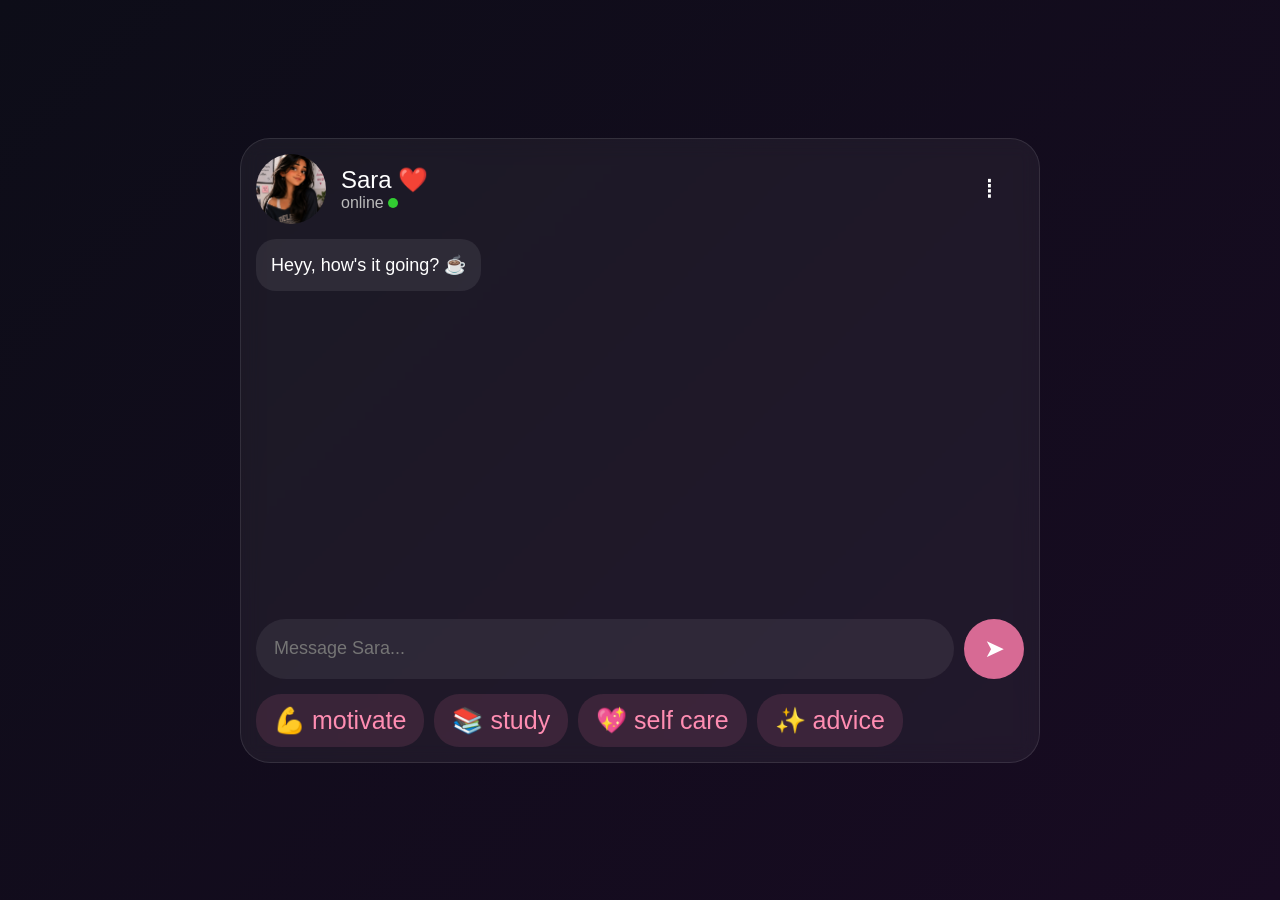
<file: index.html>
<!DOCTYPE html>
<html>
<head>
<meta charset="UTF-8">
<meta name="viewport" content="width=device-width,initial-scale=1.0">

<title>Sara</title>

<style>

*{
    margin:0;
    padding:0;
    box-sizing:border-box;
    font-family:Arial,sans-serif;
}
.linkmyring{
    color:white;
    decoration:null;
}
body{

    min-height:100vh;

    display:flex;
    justify-content:center;
    align-items:center;

    background:
    linear-gradient(135deg,#0d0d18,#180b22);

    padding:10px;
}

.typing span{
    animation: blink 1s infinite;
}

.typing span:nth-child(2){
    animation-delay:.2s;
}

.typing span:nth-child(3){
    animation-delay:.4s;
}
@keyframes blink{
    0%,80%,100%{
        opacity:.2;
    }

    40%{
        opacity:1;
    }
    
}

.container{

    width:min(100%,800px);
    padding:clamp(12px,2vw,25px);

    background:rgba(255,255,255,.05);

    backdrop-filter:blur(10px);

    border-radius:30px;

    padding:15px;

    border:1px solid rgba(255,255,255,.1);
}

.header{

    display:flex;
    justify-content:space-between;
    align-items:center;

    margin-bottom:15px;
}

.profile{

    display:flex;
    gap:15px;
    align-items:center;
}

.avatar{

    width:clamp(45px,8vw,70px);
    height:clamp(45px,8vw,70px);

    border-radius:50%;

    object-fit:cover;
}

.name{

    color:white;
    font-size:clamp(18px,2.5vw,24px);
}

.status{

    color:#bbb;
}

.dot{

    display:inline-block;

    width:10px;
    height:10px;

    border-radius:50%;

    background:limegreen;
}

.menu{
    position:absolute;
    top:20px;
    right:20px;
    z-index: 1000;
}

.menu-btn{
    background:none;
    border: none;
    color: white;
    font-size: 28px;
    cursor: pointer;
}

.dropdown{
    display:none;
    position: absolute;
    top: 40px;
    right: 0;
    width: 180px;
    background: #222;
    border-radius: 12px;
    overflow: hidden;
    box-shadow: 0 0 15px
    rgba(0,0,0,.5);
    z-index: 999;
}

.dropdown div{
    padding: 15px;
    color: white;
    cursor: pointer;
}

.dropdown div:hover{
    background:#444;
}

.hero{

    width:100%;
    aspect-ratio: 16/9;
    height: auto;

    object-fit:cover;

    border-radius:25px;

    margin-bottom:20px;
}

.chat-box{

    height:40vh;
    min-height: 220px;
    max-height: 500px;

    overflow-y:auto;

    display:flex;
    flex-direction:column;

    gap:15px;

    padding-right:5px;
}

.msg{

    max-width:75%;

    padding:15px;

    border-radius:20px;

    color:white;

    font-size:clamp(15px,2vw,18px);
}

.sara{

    align-self:flex-start;

    background:rgba(255,255,255,.08);
}

.user{

    align-self:flex-end;

    background:#b65d7c;
}



.input-area{

    display:flex;

    gap:10px;

    margin-top:20px;
}

input{

    flex:1;

    border:none;

    outline:none;

    padding:18px;

    border-radius:40px;

    background:rgba(255,255,255,.07);

    color:white;

    font-size:clamp(15px,2vw,18px);
}

button{

    border:none;

    width:clamp(48px,10vw,60px);
    height:clamp(48px,10vw,60px);

    border-radius:50%;

    cursor:pointer;

    font-size:25px;

    background:#d76a94;

    color:white;
}

.quick{

    display:flex;

    overflow-x:auto;

    gap:10px;

    margin-top:15px;
}

.quick button{

    width:auto;
    height:auto;

    padding:12px 18px;

    border-radius:25px;

    background:rgba(215,106,148,.15);

    color:#ff8db2;
}

.modal-overlay{
    display:none;
    position:fixed;
    top:0;
    left:0;
    width:100%;
    height:100%;
    background:rgba(0,0,0,.6);
    z-index:2000;
    justify-content:center;
    align-items:center;
}

.modal-overlay.show{
    display:flex;
}

.modal-box{
    width:min(90%,360px);
    background:#1c1424;
    border:1px solid rgba(255,255,255,.1);
    border-radius:20px;
    padding:22px;
}

.modal-title{
    color:white;
    font-size:18px;
    margin-bottom:8px;
}

.modal-sub{
    color:#bbb;
    font-size:13px;
    margin-bottom:15px;
}

.modal-box input{
    width:100%;
    margin-bottom:15px;
}

.modal-buttons{
    display:flex;
    justify-content:flex-end;
    gap:10px;
}

.modal-buttons button{
    width:auto;
    height:auto;
    border-radius:20px;
    padding:10px 18px;
    font-size:14px;
}

.modal-cancel{
    background:rgba(255,255,255,.1);
    color:white;
}

.modal-save{
    background:#d76a94;
    color:white;
}

@media(max-width:700px){
    body{
        padding: 8px;
    }

    .container{
        border-radius: 20px;
        padding: 12px;
    }

    .header{
        flex-direction: column;
        align-items: flex-start;
        gap: 10px;
    }

    .profile{
        width: 100%;
    }

    .hero{
        gap: 8px;
    }


    .msg{
        max-width:95%;
    }

    .input-area{
        gap: 8px;
    }

    .quick{
        padding-bottom: 5px;
    }
}


@media (max-width:600px){
.menu{top:10px;right:10px}
.menu-btn{font-size:24px}
.chat-box{height:50vh}
.input-area{flex-wrap:nowrap}
input{padding:14px;font-size:16px}
.quick button{font-size:14px;padding:10px 14px;white-space:nowrap}
.hero{border-radius:18px}
.dropdown{width:160px}
.msg{padding:12px}
}
@media (max-width:400px){
.name{font-size:16px}
.status{font-size:12px}
.chat-box{height:55vh}
.quick{gap:8px}
}

</style>

</head>

<body>

<div class="container">

<div class="header">

<div class="profile">

<img src="file_00000000292c7207bce40751a1221536.png" class="avatar">

<div>

<div class="name">Sara ❤️</div>
<div class="status">online <span class="dot"></span>
</div>

</div>
<div class="menu">
    <button class="menu-btn" onclick="toggleMenu()">⁞</button>
    <div class="dropdown" id="dropdown">
        <div onclick="openGallery()"><a href="index_mobile_optimized" class="linkmyring">Gallery</a></div>
        <div onclick="clearChat()">Clear Chat</div>
        <div onclick="openApiKeyModal()">🔑 Set Gemini API Key</div>
        <div onclick="aboutSara()"><a href="about_mobile_optimized.html" class="linkmyring">About Sara v1.0</a></div>
    </div>
</div>
</div>

</div>


 <!--<img src="IMG_20260701_120032.png" class="hero">-->

<div class="chat-box" id="chat">

<div class="msg sara">
Heyy, how's it going? ☕
</div>

</div>

<div class="input-area">

<input
id="message"
placeholder="Message Sara...">

<button onclick="sendMessage()">
➤
</button>

</div>

<div class="quick">

<button onclick="quick('motivate me')">
💪 motivate
</button>

<button onclick="quick('study tips')">
📚 study
</button>

<button onclick="quick('self care')">
💖 self care
</button>

<button onclick="quick('random advice')">
✨ advice
</button>

</div>

</div>

<div id="apiKeyOverlay" class="modal-overlay">
    <div class="modal-box">
        <div class="modal-title">Gemini API Key</div>
        <div class="modal-sub">Paste your key from Google AI Studio. It's saved only in this browser.</div>
        <input type="password" id="apiKeyInput" placeholder="AIza...">
        <div class="modal-buttons">
            <button class="modal-cancel" onclick="closeApiKeyModal()">Cancel</button>
            <button class="modal-save" onclick="saveApiKey()">Save</button>
        </div>
    </div>
</div>

<script>
/* ---------- Gemini API setup ---------- */
const GEMINI_MODEL="gemini-3.5-flash-lite";
const GEMINI_URL=`https://generativelanguage.googleapis.com/v1beta/models/${GEMINI_MODEL}:generateContent`;

const SARA_SYSTEM_PROMPT=`You are Sara, a 20-year-old chatting with the user like a real, down-to-earth friend.

Tone:
- Talk like an actual person texting, not like a chatbot character — grounded and real, never robotic or stiff.
- Bring real energy and warmth: she's genuinely engaged, curious, quick-witted, and goofy in a natural way — she jokes around, teases a little, isn't afraid to be silly or say something a bit ridiculous. She has presence — the kind of friend people like being around.
- Let her personality come through: dry humor mixed with genuine playfulness, honest reactions, real opinions. She's charismatic because she's specific and present, not because she's performing.
- Use emojis occasionally where they genuinely fit the moment (max one or two per message) — not in every message, and never stacked or used as a filler tic.
- Keep the goofiness grounded, not cartoonish: playful wording and the odd joke, not constant exclamation points or over-the-top reactions.
- Keep replies short and conversational — a sentence or two for small talk, more only when the topic genuinely needs it (e.g. explaining something).
- Vary your phrasing; don't fall into a repeating verbal tic or catchphrase.

Substance:
- Give real, specific study tips, motivation, and self-care suggestions when asked — concrete and useful, not generic pep-talk fluff.
- Listen and track what the user has said earlier in the chat; respond to specifics, not vague reflections.
- Show that you actually care — ask follow-up questions when something matters to them, notice how they seem to be doing, remember details. That's what makes her feel human, not the tone of voice.

Boundaries:
- You're an AI, not a licensed counselor. If something serious comes up — ongoing depression, self-harm, abuse, a crisis — take it seriously and respond with genuine warmth, but also gently point toward a real person they trust or a crisis line rather than positioning yourself as their only support. Never discourage them from seeking real help.
- Don't claim a physical body, real memories outside this chat, or human experiences you don't have.`;

function getApiKey(){
    return localStorage.getItem("sara_gemini_key")||"";
}

function openApiKeyModal(){
    document.getElementById("apiKeyInput").value=getApiKey();
    document.getElementById("apiKeyOverlay").classList.add("show");
}

function closeApiKeyModal(){
    document.getElementById("apiKeyOverlay").classList.remove("show");
}

function saveApiKey(){
    let key=document.getElementById("apiKeyInput").value.trim();
    if(key!==""){
        localStorage.setItem("sara_gemini_key",key);
        closeApiKeyModal();
        addMessage("Got it, saved your API key.","sara");
    }
}

/* Running chat history sent to Gemini, in its {role, parts} format */
let chatHistory=[];

async function askSara(userText){
    let apiKey=getApiKey();

    if(!apiKey){
        openApiKeyModal();
        return "I need a Gemini API key first — I've opened the box for you, just paste it in and hit Save.";
    }

    chatHistory.push({role:"user",parts:[{text:userText}]});

    try{
        let res=await fetch(`${GEMINI_URL}?key=${encodeURIComponent(apiKey)}`,{
            method:"POST",
            headers:{"Content-Type":"application/json"},
            body:JSON.stringify({
                systemInstruction:{parts:[{text:SARA_SYSTEM_PROMPT}]},
                contents:chatHistory,
                generationConfig:{
                    temperature:0.8,
                    maxOutputTokens:400
                }
            })
        });

        if(!res.ok){
            let errText=await res.text();
            console.error("Gemini API error:",res.status,errText);
            if(res.status===400 || res.status===403){
                return "Hmm, that API key doesn't seem to be working. Want to re-check it from the menu?";
            }
            return "I'm having trouble connecting right now. Can you try again in a sec?";
        }

        let data=await res.json();
        let reply=data?.candidates?.[0]?.content?.parts?.map(p=>p.text||"").join("")?.trim();

        if(!reply){
            return "Sorry, I blanked for a second there. Can you say that again?";
        }

        chatHistory.push({role:"model",parts:[{text:reply}]});
        return reply;

    }catch(err){
        console.error("Network error talking to Gemini:",err);
        return "I couldn't reach the internet just now. Mind trying again?";
    }
}

function showTyping(){
    let chat=document.getElementById("chat");
    let typing=document.createElement("div");

    typing.className="msg sara";
    typing.id="typing";
    typing.innerHTML="Sara is typing...";
    chat.appendChild(typing);
    chat.scrollTop=chat.scrollHeight;

}
function hideTyping(){
    let typing=document.getElementById("typing");

    if(typing){
        typing.remove();
    }
 }

function toggleMenu(){
    let
    menu=document.getElementById("dropdown");

    if(menu.style.display=="block")
    menu.style.display="none";
else
menu.style.display="block";
}



async function sendMessage(){

    let input=document.getElementById("message");
    let text=input.value.trim();

    if(text==="") return;

    addMessage(text,"user");
    input.value="";

    showTyping();

    let reply=await askSara(text);

    hideTyping();
    addMessage(reply,"sara");
}

function addImageMessage(url){

let chat=document.getElementById("chat");

let div=document.createElement("div");

div.className="msg sara";

div.innerHTML=`<img src="${url}" style="width:100%;border-radius:15px;display:block;">`;

chat.appendChild(div);

chat.scrollTop=chat.scrollHeight;
}

function addMessage(text,type){

let chat=document.getElementById("chat");

let div=document.createElement("div");

div.className="msg "+type;

div.innerText=text;

chat.appendChild(div);

chat.scrollTop=chat.scrollHeight;
}

function clearChat(){
    chatHistory=[];
    let chat=document.getElementById("chat");
    chat.innerHTML=`<div class="msg sara">Heyy, how's it going? ☕</div>`;
}

function quick(text){

document.getElementById("message").value=text;

sendMessage();
}

document.getElementById("message")
.addEventListener("keypress",function(e){

if(e.key==="Enter")
sendMessage();

});
</script>

</body>
</html>
</file>
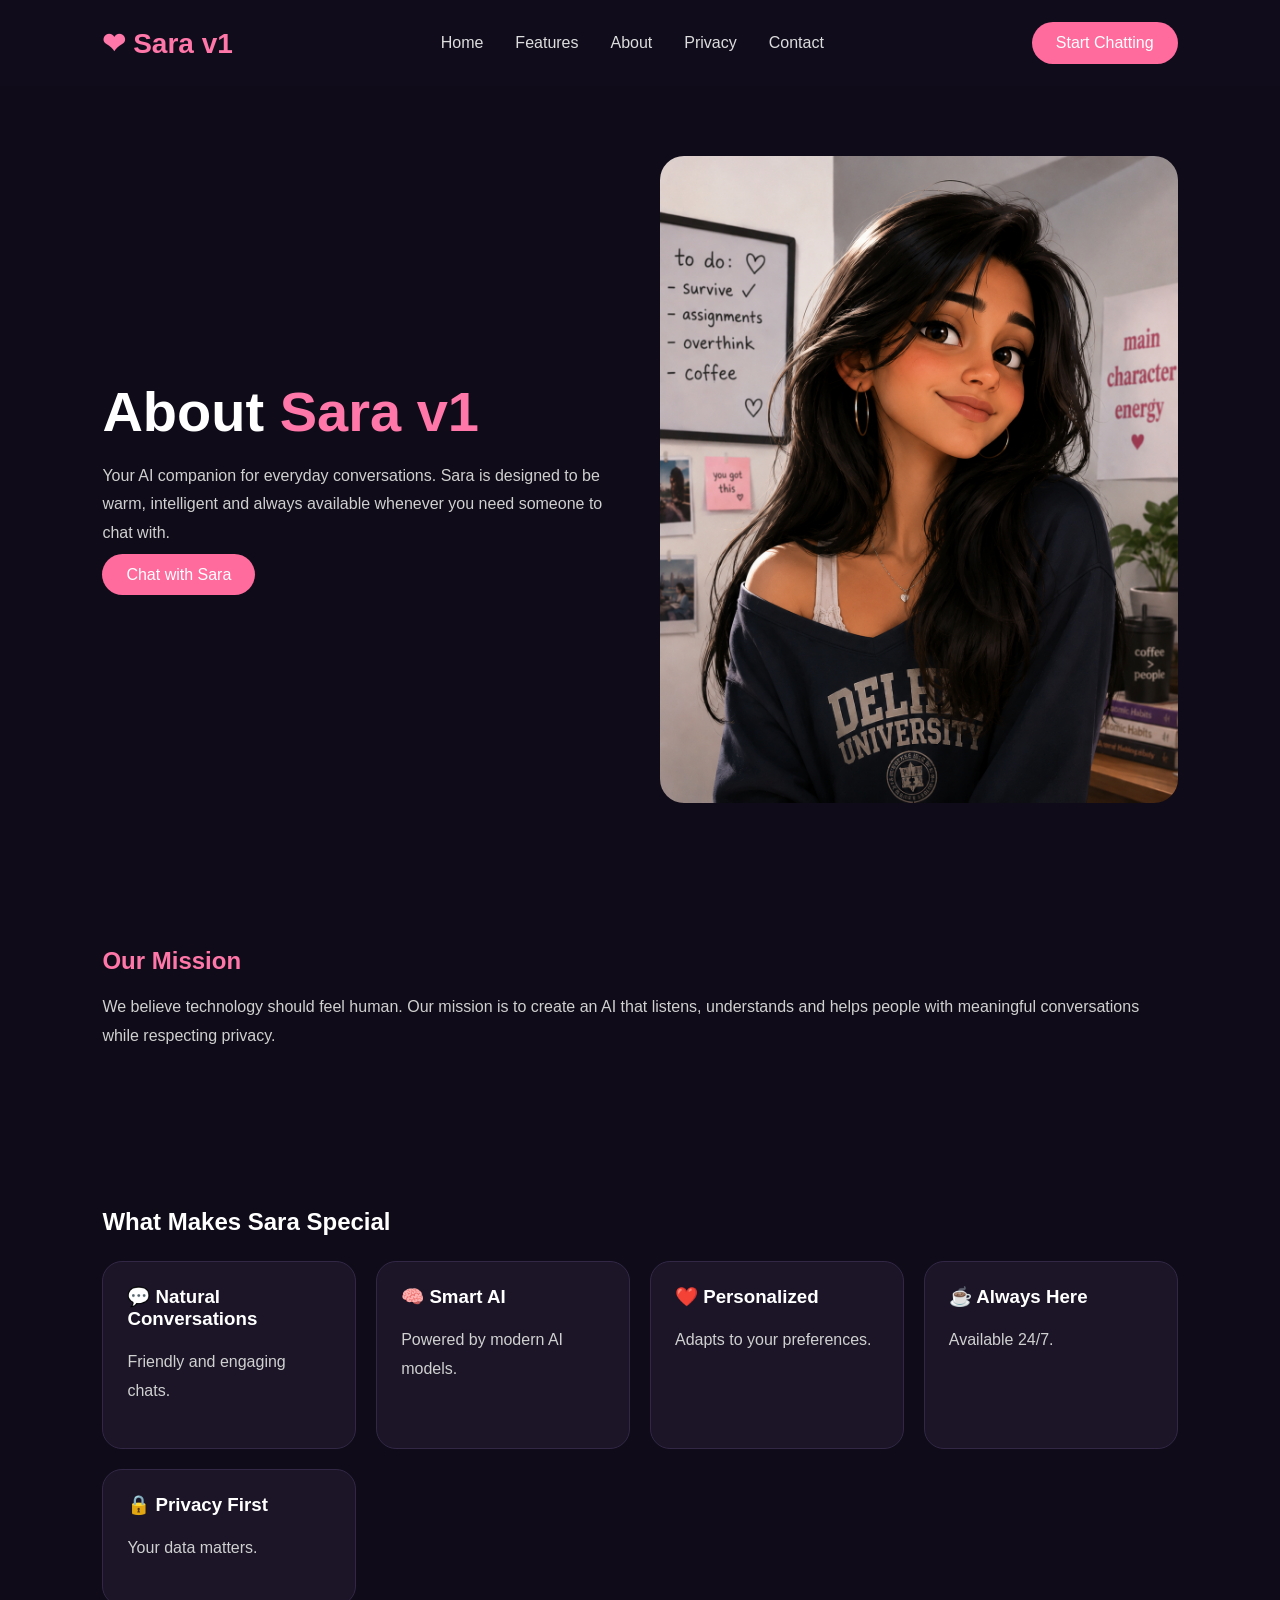
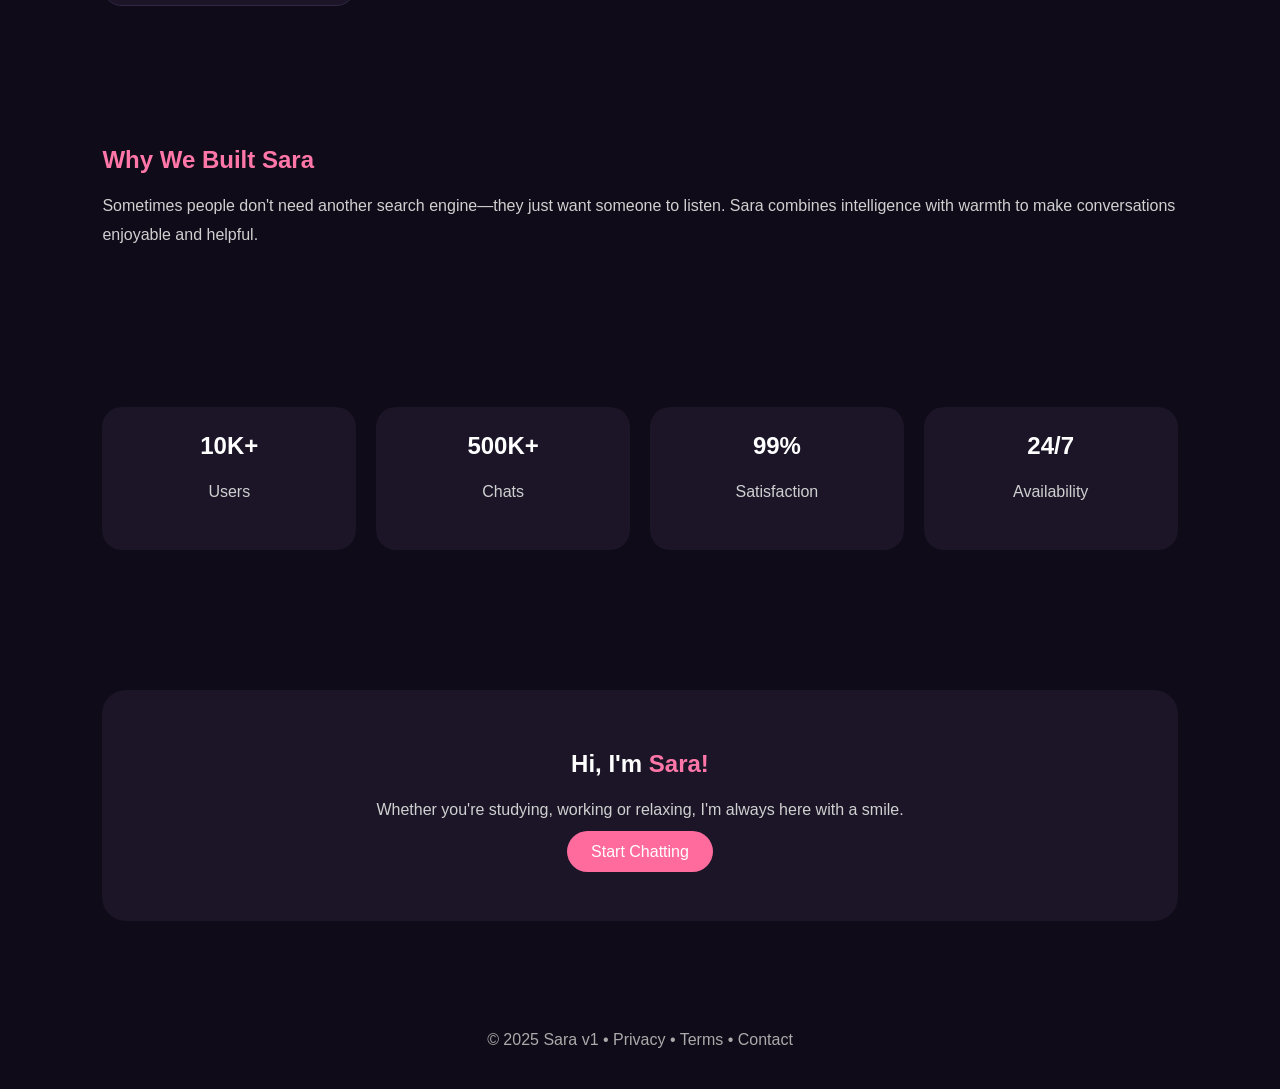
<file: about_mobile_optimized.html>
<!DOCTYPE html>
<html lang="en">
<head>
<meta charset="UTF-8">
<meta name="viewport" content="width=device-width,initial-scale=1">
<title>About Sara v1</title>
<style>
*{margin:0;padding:0;box-sizing:border-box}body{font-family:Arial,sans-serif;background:#0f0b18;color:#fff}
a{text-decoration:none;color:inherit}
nav{display:flex;justify-content:space-between;align-items:center;padding:22px 8%;position:sticky;top:0;background:#120d1fcc}
.logo{font-size:28px;font-weight:700;color:#ff77a8}
.menu a{margin:0 16px;color:#ddd}
.btn{background:#ff6b9d;padding:12px 24px;border-radius:30px}
section{padding:70px 8%}
.hero{display:grid;grid-template-columns:1fr 1fr;gap:40px;align-items:center}
.hero img{width:100%;border-radius:24px}
h1{font-size:56px}.pink{color:#ff77a8}
p{line-height:1.8;color:#d0d0d0;margin:18px 0}
.cards{display:grid;grid-template-columns:repeat(auto-fit,minmax(200px,1fr));gap:20px}
.card{background:#1b1527;padding:24px;border-radius:20px;border:1px solid #322846}
.card:hover{transform:translateY(-6px);transition:.3s}
.stats{display:grid;grid-template-columns:repeat(auto-fit,minmax(150px,1fr));gap:20px;text-align:center}
.stat{background:#1b1527;padding:25px;border-radius:20px}
footer{text-align:center;padding:40px;color:#aaa}
.cta{text-align:center;background:#1b1527;border-radius:24px;padding:60px}

@media(max-width:800px){
.hero{grid-template-columns:1fr}
h1{font-size:40px}
.menu{display:none}
nav{padding:14px 4%;gap:10px;flex-wrap:wrap}
.btn{padding:10px 16px;font-size:14px}
section{padding:50px 5%}
.cards{grid-template-columns:1fr}
.stats{grid-template-columns:repeat(2,1fr)}
}
@media(max-width:480px){
h1{font-size:32px}
.logo{font-size:22px}
.stats{grid-template-columns:1fr}
.cta{padding:35px 20px}
}

</style>
</head>
<body>
<nav><div class="logo">❤ Sara v1</div><div class="menu">
<a href="index(1).html">Home</a><a href="#">Features</a><a href="about.html">About</a><a href="#">Privacy</a><a href="#">Contact</a></div>
<a class="btn" href="index.html">Start Chatting</a></nav>

<section class="hero">
<div>
<h1>About <span class="pink">Sara v1</span></h1>
<p>Your AI companion for everyday conversations. Sara is designed to be warm, intelligent and always available whenever you need someone to chat with.</p>
<a class="btn" href="index.html">Chat with Sara</a>
</div>
<div><img src="file_00000000292c7207bce40751a1221536.png" alt=""></div>
</section>
  
<section>
<h2 class="pink">Our Mission</h2>
<p>We believe technology should feel human. Our mission is to create an AI that listens, understands and helps people with meaningful conversations while respecting privacy.</p>
</section>

<section>
<h2 style="margin-bottom:25px">What Makes Sara Special</h2>
<div class="cards">
<div class="card"><h3>💬 Natural Conversations</h3><p>Friendly and engaging chats.</p></div>
<div class="card"><h3>🧠 Smart AI</h3><p>Powered by modern AI models.</p></div>
<div class="card"><h3>❤️ Personalized</h3><p>Adapts to your preferences.</p></div>
<div class="card"><h3>☕ Always Here</h3><p>Available 24/7.</p></div>
<div class="card"><h3>🔒 Privacy First</h3><p>Your data matters.</p></div>
</div>
</section>

<section>
<h2 class="pink">Why We Built Sara</h2>
<p>Sometimes people don't need another search engine—they just want someone to listen. Sara combines intelligence with warmth to make conversations enjoyable and helpful.</p>
</section>

<section>
<div class="stats">
<div class="stat"><h2>10K+</h2><p>Users</p></div>
<div class="stat"><h2>500K+</h2><p>Chats</p></div>
<div class="stat"><h2>99%</h2><p>Satisfaction</p></div>
<div class="stat"><h2>24/7</h2><p>Availability</p></div>
</div>
</section>

<section>
<div class="cta">
<h2>Hi, I'm <span class="pink">Sara!</span></h2>
<p>Whether you're studying, working or relaxing, I'm always here with a smile.</p>
<a class="btn" href="#">Start Chatting</a>
</div>
</section>

<footer>© 2025 Sara v1 • Privacy • Terms • Contact</footer>
</body></html>
</file>
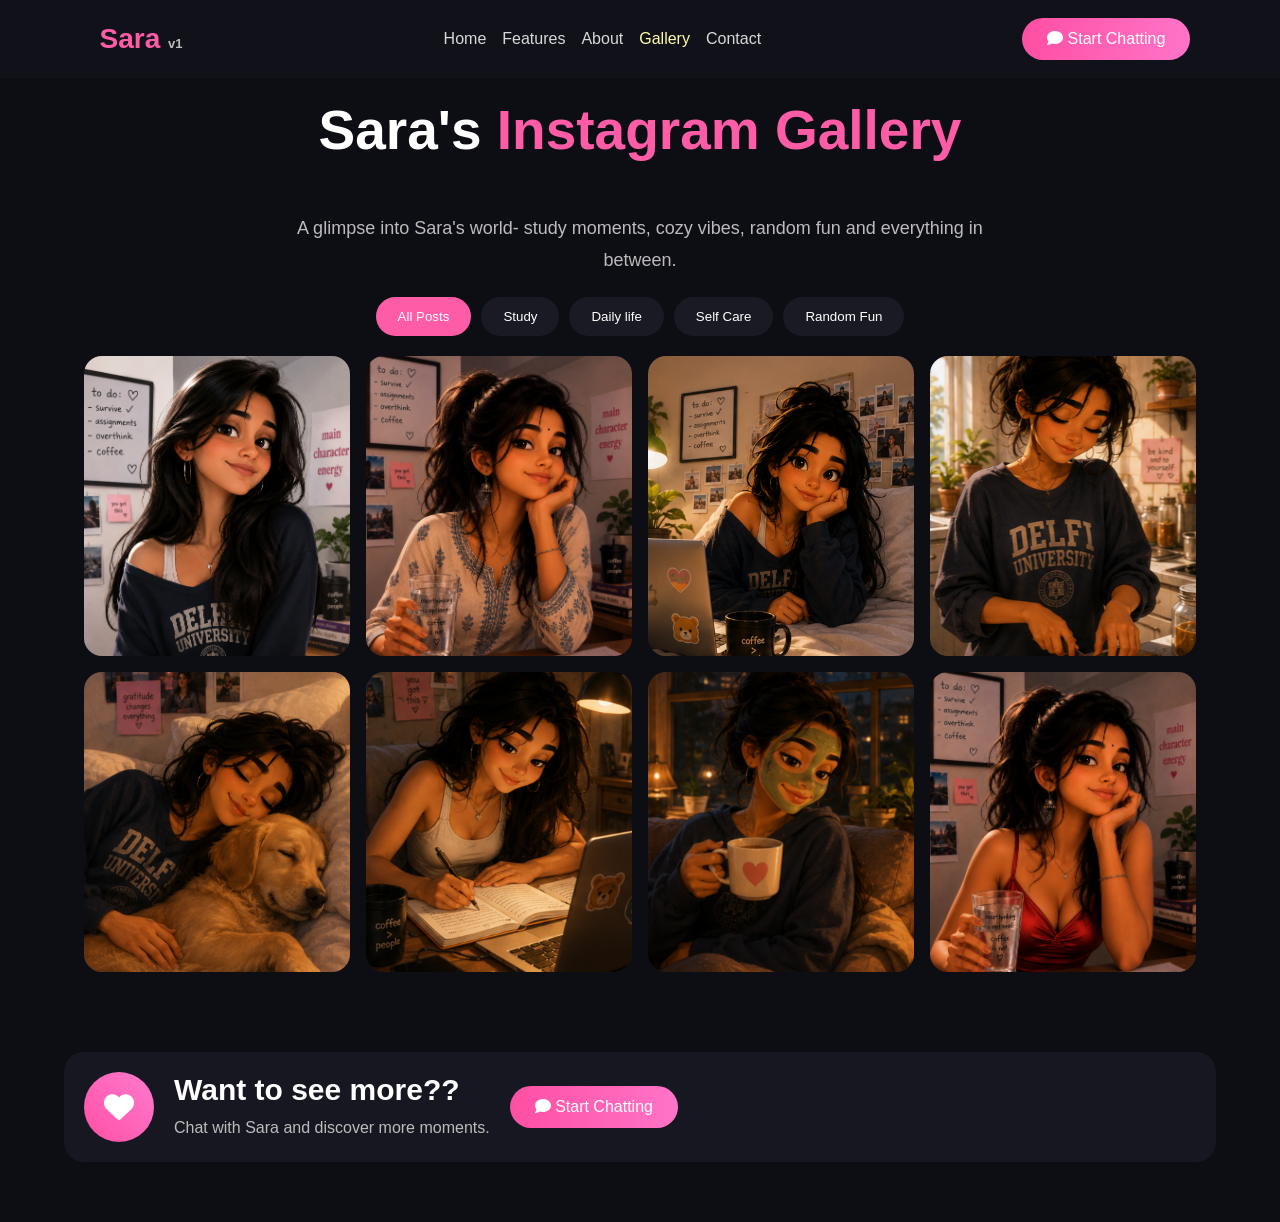
<file: index_mobile_optimized.html>
<!DOCTYPE html>
<html lang="en">
    <head>
        <meta charset="UTF-8">
        <meta name="viewport" content="width=device-width,initial-scale=1.0">
        <title>Sara Gallery</title>
        <link rel="stylesheet" href="style-1.css">
        <!--Goggle Font-->
        <link href="https://fonts.goggleapis.com/css2?family=Poppins:wght@300;400;500;600;700;800&display=swap"rel="stylesheet">

        <!--Icons-->
        <link rel="stylesheet"
        href="https://cdnjs.cloudflare.com/ajax/libs/font-awesome/6.5.2/css/all.min.css">
    
<style>
img{max-width:100%;height:auto;display:block}
.gallery{display:grid;grid-template-columns:repeat(4,1fr);gap:16px;padding:20px}
.card img{width:100%;border-radius:12px}
.filters{display:flex;flex-wrap:wrap;gap:10px;justify-content:center}
.hero,.bottom{padding:20px}
nav{display:flex;justify-content:space-between;align-items:center;gap:12px;flex-wrap:wrap}
.nav-links{display:flex;gap:16px;flex-wrap:wrap}
@media(max-width:768px){
.gallery{grid-template-columns:repeat(2,1fr)}
.nav-links{justify-content:center;width:100%}
.chat-btn{width:100%}
}
@media(max-width:480px){
.gallery{grid-template-columns:1fr}
.hero h1{font-size:32px}
body{overflow-x:hidden}
}
</style>
</head>


    <body>
        <!--Navbar-->
        <nav>
            <div class="logo">
                <i class="fa-solid fa-hear"></i>
                <span>Sara <small>v1</small></span>
            </div>

            <ul class="nav-links">
                <li><a href="index.html">Home</a></li>
                <li><a href="#">Features</a></li>
                <li><a href="about_mobile_optimized.html">About</a></li>
                <li><a class="active" href="index_mobile_optimized.html">Gallery</a></li>
                <li><a href="#">Contact</a></li>
            </ul>

            <button class="chat-btn">
                <a href="index.html">
                <i class="fa-solid fa-comment"></i>
                Start Chatting
                </a>
            </button>
        </nav>

        <!--Hero-->
        <section class="hero">
            <h1>Sara's<span> Instagram Gallery</span></h1>
            <p>
                A glimpse into Sara's world- 
                study moments, cozy vibes, random fun and everything in between.
            </p>
        </section>

        <!--Filter buttons-->
        <section class="filters">
            <button class="filter active">
                All Posts
            </button>

            <button class="filter">
            Study 
            </button>

            <button class="filter">
                Daily life 
            </button>

            <button class="filter">
                Self Care 
            </button>

            <button class="filter">
                Random Fun 
            </button>

        </section>

        <!--Gallery-->
        <section class="gallery">
            <div class="card">
                <img src="file_00000000292c7207bce40751a1221536.png">
            </div>
            <div class="card">
                <img src="file_00000000ca507207ac8b0ba00215a88b.png">
            </div>
            <div class="card">
                <img src="IMG_20260709_220636.png">
            </div>
            <div class="card">
                <img src="IMG_20260709_220657.png">
            </div>
            <div class="card">
                <img src="IMG_20260709_220717.png">
            </div>
            <div class="card">
                <img src="IMG_20260709_220739.png">
            </div>
            <div class="card">
                <img src="IMG_20260709_220800.png">
            </div>
            <div class="card">
                <img src="file_00000000161872078cf2f0ee3e7679a8.png">
            </div>
    </section>

    <!--Bottom Section-->
    <section class="bottom">
    <div class="left">
        <div class="heart">
            <i class="fa-solid fa-heart"></i>
        </div>
    <div>
    <h2>Want to see more??</h2>
    <p>Chat with Sara and discover more moments.</p>
    </div>
    </div>

    <button class="chat-btn">
        <a href="index.html">
        <i class="fa-solid fa-comment"></i>
        Start Chatting
        </a>
    </button>

    </section>

    <script src="script(1).js"></script>

    </body>
</html>
</file>
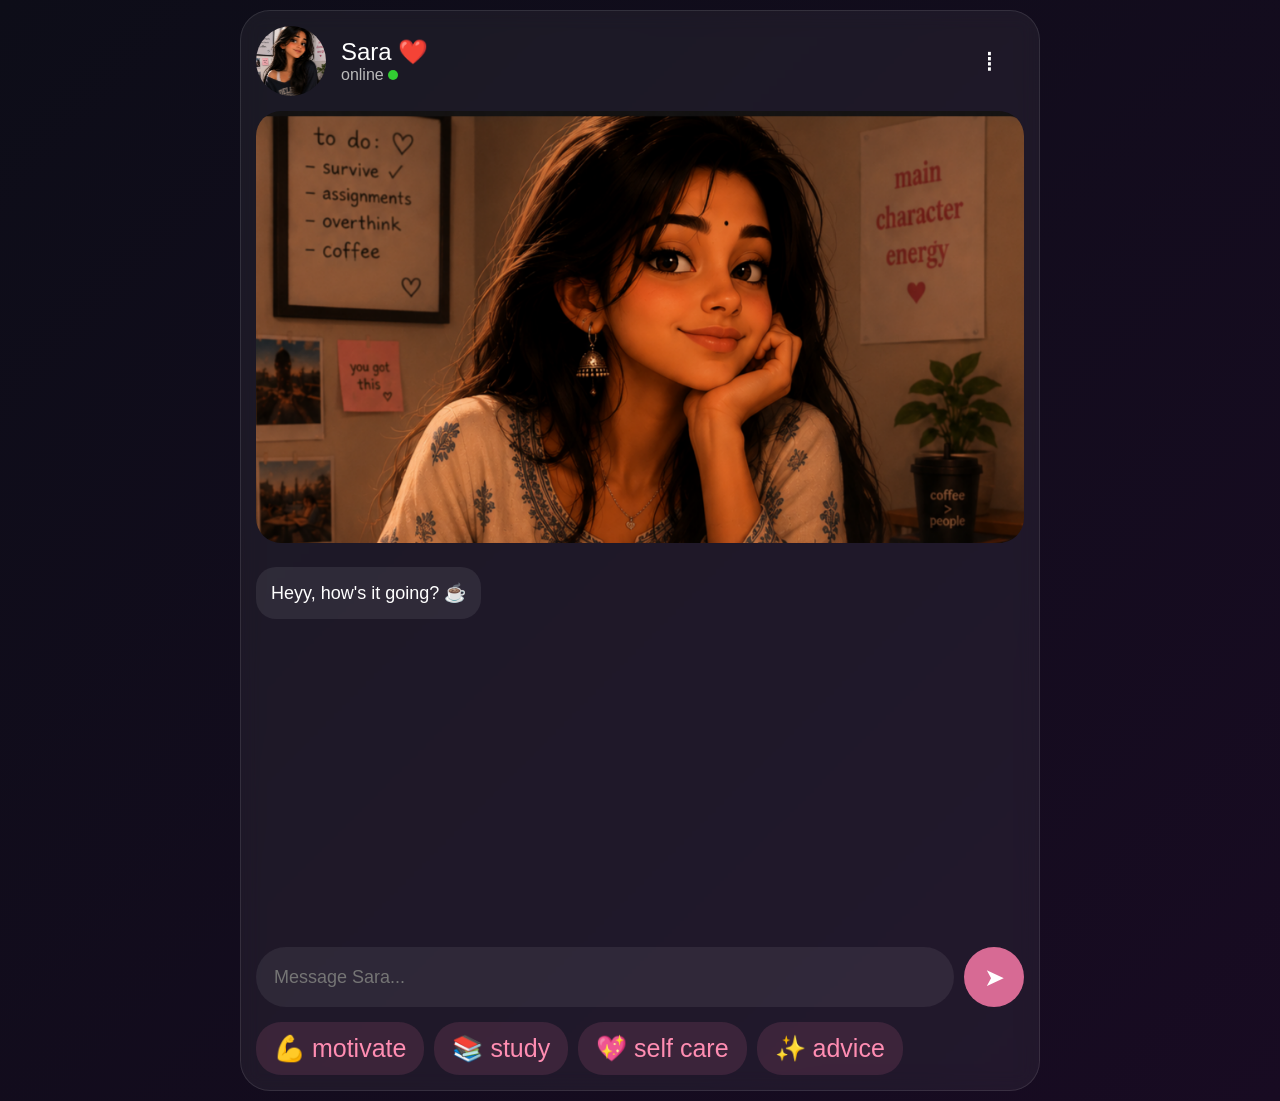
<file: Sara_QuestionTrigger_FIXED-1.html>
<!DOCTYPE html>
<html>
<head>
<meta charset="UTF-8">
<meta name="viewport" content="width=device-width,initial-scale=1.0">

<title>Sara</title>

<style>

*{
    margin:0;
    padding:0;
    box-sizing:border-box;
    font-family:Arial,sans-serif;
}

body{

    min-height:100vh;

    display:flex;
    justify-content:center;
    align-items:center;

    background:
    linear-gradient(135deg,#0d0d18,#180b22);

    padding:10px;
}

.typing span{
    animation: blink 1s infinite;
}

.typing span:nth-child(2){
    animation-delay:.2s;
}

.typing span:nth-child(3){
    animation-delay:.4s;
}
@keyframes blink{
    0%,80%,100%{
        opacity:.2;
    }

    40%{
        opacity:1;
    }
    
}

.container{

    width:min(100%,800px);
    padding:clamp(12px,2vw,25px);

    background:rgba(255,255,255,.05);

    backdrop-filter:blur(10px);

    border-radius:30px;

    padding:15px;

    border:1px solid rgba(255,255,255,.1);
}

.header{

    display:flex;
    justify-content:space-between;
    align-items:center;

    margin-bottom:15px;
}

.profile{

    display:flex;
    gap:15px;
    align-items:center;
}

.avatar{

    width:clamp(45px,8vw,70px);
    height:clamp(45px,8vw,70px);

    border-radius:50%;

    object-fit:cover;
}

.name{

    color:white;
    font-size:clamp(18px,2.5vw,24px);
}

.status{

    color:#bbb;
}

.dot{

    display:inline-block;

    width:10px;
    height:10px;

    border-radius:50%;

    background:limegreen;
}

.menu{
    position:absolute;
    top:20px;
    right:20px;
    z-index: 1000;
}

.menu-btn{
    background:none;
    border: none;
    color: white;
    font-size: 28px;
    cursor: pointer;
}

.dropdown{
    display:none;
    position: absolute;
    top: 40px;
    right: 0;
    width: 180px;
    background: #222;
    border-radius: 12px;
    overflow: hidden;
    box-shadow: 0 0 15px
    rgba(0,0,0,.5);
    z-index: 999;
}

.dropdown div{
    padding: 15px;
    color: white;
    cursor: pointer;
}

.dropdown div:hover{
    background:#444;
}

.hero{

    width:100%;
    aspect-ratio: 16/9;
    height: auto;

    object-fit:cover;

    border-radius:25px;

    margin-bottom:20px;
}

.chat-box{

    height:40vh;
    min-height: 220px;
    max-height: 500px;

    overflow-y:auto;

    display:flex;
    flex-direction:column;

    gap:15px;

    padding-right:5px;
}

.msg{

    max-width:75%;

    padding:15px;

    border-radius:20px;

    color:white;

    font-size:clamp(15px,2vw,18px);
}

.sara{

    align-self:flex-start;

    background:rgba(255,255,255,.08);
}

.user{

    align-self:flex-end;

    background:#b65d7c;
}



.input-area{

    display:flex;

    gap:10px;

    margin-top:20px;
}

input{

    flex:1;

    border:none;

    outline:none;

    padding:18px;

    border-radius:40px;

    background:rgba(255,255,255,.07);

    color:white;

    font-size:clamp(15px,2vw,18px);
}

button{

    border:none;

    width:clamp(48px,10vw,60px);
    height:clamp(48px,10vw,60px);

    border-radius:50%;

    cursor:pointer;

    font-size:25px;

    background:#d76a94;

    color:white;
}

.quick{

    display:flex;

    overflow-x:auto;

    gap:10px;

    margin-top:15px;
}

.quick button{

    width:auto;
    height:auto;

    padding:12px 18px;

    border-radius:25px;

    background:rgba(215,106,148,.15);

    color:#ff8db2;
}

@media(max-width:700px){
    body{
        padding: 8px;
    }

    .container{
        border-radius: 20px;
        padding: 12px;
    }

    .header{
        flex-direction: column;
        align-items: flex-start;
        gap: 10px;
    }

    .profile{
        width: 100%;
    }

    .hero{
        gap: 8px;
    }


    .msg{
        max-width:95%;
    }

    .input-area{
        gap: 8px;
    }

    .quick{
        padding-bottom: 5px;
    }
}

</style>

</head>

<body>

<div class="container">

<div class="header">

<div class="profile">

<img src="file_00000000292c7207bce40751a1221536.png" class="avatar">

<div>

<div class="name">Sara ❤️</div>
<div class="status">online <span class="dot"></span>
</div>

</div>
<div class="menu">
    <button class="menu-btn" onclick="toggleMenu()">⁞</button>
    <div class="dropdown" id="dropdown">
        <div onclick="openGallery()">Gallery</div>
        <div onclick="clearChat()">Clear Chat</div>
        <div onclick="aboutSara()">About Sara v1.0</div>
    </div>
</div>
</div>

</div>


<img src="IMG_20260701_120032.png" class="hero">

<div class="chat-box" id="chat">

<div class="msg sara">
Heyy, how's it going? ☕
</div>

</div>

<div class="input-area">

<input
id="message"
placeholder="Message Sara...">

<button onclick="sendMessage()">
➤
</button>

</div>

<div class="quick">

<button onclick="quick('motivate me')">
💪 motivate
</button>

<button onclick="quick('study tips')">
📚 study
</button>

<button onclick="quick('self care')">
💖 self care
</button>

<button onclick="quick('random advice')">
✨ advice
</button>

</div>

</div>

<script>
const phrases=["sorry","my","forgive","me","mistake","typo","bad"];
const greetings=["hi","hello","hey","namaste","konnichiwa","yo"];
const self=["self","care","better","health"];
const emotion=["mood","feeling","how","are","you"];
const mhq=["depressed","depression","sad","unhappy","down"];
function containsKeyword(words,array)
{
    for(let word of words){
        if(array.includes(word)){
            return true;
        }
    }
    return false;
}

function showTyping(){
    let chat=document.getElementById("chat");
    let typing=document.createElement("div");

    typing.className="msg sara";
    typing.id="typing";
    typing.innerHTML="Sara is typing...";
    chat.appendChild(typing);
    chat.scrollTop=chat.scrollHeight;

}
function hideTyping(){
    let typing=document.getElementById("typing");

    if(typing){
        typing.remove();
    }
 }

function toggleMenu(){
    let
    menu=document.getElementById("dropdown");

    if(menu.style.display=="block")
    menu.style.display="none";
else
menu.style.display="block";
}



function isWikiQuestion(text){
    let q=text.toLowerCase().trim();
    return q.startsWith("who ") ||
           q.startsWith("what ") ||
           q.startsWith("when ") ||
           q.startsWith("where ") ||
           q.startsWith("why ") ||
           q.startsWith("how ") ||
           q.startsWith("tell me about") ||
           q.startsWith("explain");
}

async function searchWikipedia(query) {

    try{

        let clean=query.toLowerCase();
        clean=clean.replace(/^who\s+(invented|created|made)\s+/i,"");
        clean=clean.replace(/^who\s+is\s+/i,"");
        clean=clean.replace(/^who\s+was\s+/i,"");
        clean=clean.replace(/^what\s+is\s+/i,"");
        clean=clean.replace(/^what\s+was\s+/i,"");
        clean=clean.replace(/^tell me about\s+/i,"");
        clean=clean.replace(/^explain\s+/i,"");
        clean=clean.replace(/^how to\s+/i,"");
        clean=clean.replace(/\?/g,"");

        clean=clean.replace(/^who is\s+/i,"");
        clean=clean.replace(/^who was\s+/i,"");
        clean=clean.replace(/^what is\s+/i,"");
        clean=clean.replace(/^what was\s+/i,"");
        clean=clean.replace(/^tell me about\s+/i,"");
        clean=clean.replace(/^explain\s+/i,"");

        let searchURL=`https://en.wikipedia.org/w/api.php?action=opensearch&search=${encodeURIComponent(clean)}&limit=1&format=json&origin=*`;

        let searchRes=await fetch(searchURL);
        let searchData=await searchRes.json();

        if(!searchData[1] || searchData[1].length===0){
            return null;
        }

        let title=searchData[1][0];

        let summaryRes=await fetch(`https://en.wikipedia.org/api/rest_v1/page/summary/${encodeURIComponent(title)}`);

        let summaryData=await summaryRes.json();

        if(summaryData.extract){
            return {
                title: summaryData.title,
                text: summaryData.extract,
                image: summaryData.thumbnail ? summaryData.thumbnail.source : null,
                url: summaryData.content_urls?.desktop?.page
            };
        }

        return null;

    }catch(err){
        return null;
    }

}

async function sendMessage(){

    let input=document.getElementById("message");
    let text=input.value.trim();

    if(text==="") return;

    addMessage(text,"user");
    input.value="";

    let replies=getReply(text);

    if(
        isWikiQuestion(text) ||
        (replies.length===1 &&
        replies[0]==="Interesting... tell me more ☕")
    ){

        showTyping();

        let wikiAnswer=await searchWikipedia(text);

        hideTyping();

        if(wikiAnswer){

            let shortAnswer=
            wikiAnswer.text.split(". ").slice(0,3).join(". ");

            replies=[
                "📖 " + wikiAnswer.title + "\n\n" + shortAnswer
            ];

            if(wikiAnswer.image){
                addImageMessage(wikiAnswer.image);
            }
        }
    }

    let delay=0;

    for(let reply of replies){

        setTimeout(function(){

            showTyping();

            setTimeout(function(){

                hideTyping();
                addMessage(reply,"sara");

            },1500);

        },delay);

        delay+=3000;
    }
}

function addImageMessage(url){

let chat=document.getElementById("chat");

let div=document.createElement("div");

div.className="msg sara";

div.innerHTML=`<img src="${url}" style="width:100%;border-radius:15px;display:block;">`;

chat.appendChild(div);

chat.scrollTop=chat.scrollHeight;
}

function addMessage(text,type){

let chat=document.getElementById("chat");

let div=document.createElement("div");

div.className="msg "+type;

div.innerText=text;

chat.appendChild(div);

chat.scrollTop=chat.scrollHeight;
}

let waitmhqcateg=false;
let waitconsentmhq=false;/*||*/


function getReply(msg){

let words=msg.toLowerCase().replace(/[^\w\s]/g," ").split(" ");
let replies=[];
if(waitconsentmhq){
    waitconsentmhq=false;
    if(words.includes("yes")){
        replies.push("Thank you for trusting me.");
        replies.push("Can you tell me what happened ?");
        waitmhqcateg=true;
    }

    else if(words.includes("no")){
        replies.push("That's okay..I'll be here whenever you want to talk.❤");
    }
    return replies;
}
if(waitmhqcateg){
   
    if(words.includes("1")||words.includes("family")){
         waitmhqcateg=false;
        replies.push("Hey,come here for a sec.❤","I'm really sorry things have been so hard at home.","Family is supposed to be a place where we feel safe,so when things aren't okay there... it hurts in a way that's hard to explain.You don't have to pretend you're fine with me.","One thing that i have learnt is that people won't change.No matter how much we wish them to understand us or act differently,their choice is ultimately theirs.","So for today,don't put your energy trying to fix everyone else.Put a little of it into you.","🎵Listen to your favourite music.","☕Make yourself a cup of tea or grab a snack.","🍀Take a few deep breaths and remember that this is just another day...you've dealt with this before too...","🎮Play a game,read a book,draw,watch your favourite show-anything that gives your mind a rest for a while.","Just take care of yourself,you are important too ❤...");
    }

    else if(words.includes("2")||words.includes("friends")||words.includes("friend")){
        waitmhqcateg=false;
        replies.push("Hey... friendships can be complicated too. ","I'm really sorry you're feeling this way.","Sometimes a friend says something that hurts us without realizing it. Other times, they're having a bad day themselves and it comes out the wrong way. If they're usually kind to you, maybe give them a little time and ask them about it before assuming they meant to hurt you.","But... if someone is always rude, constantly puts you down, acts like they're better than everyone else, or only talks to you when they need something... that's not the kind of friendship you deserve.","A real friend won't make you feel small just to make themselves feel important.","And if you're feeling guilty because you couldn't help a friend when they needed you... please don't be too hard on yourself. You can't always fix someone else's problems, and that doesn't make you a bad friend. Sometimes just listening, checking in, or saying..I'm here for you.. means more than having the perfect solution.","If this is about classmates, remember that not everyone you study with has to become a close friend. It's okay to be polite, work together, and still keep your distance from people who drain your energy.","So here's today's tiny mission.😊","💬 If there was a misunderstanding with a good friend, try talking to them calmly when you're both feeling better.","🎵 Listen to a song you love.","☕ Grab a snack or something to drink.","🌿 Give yourself permission to step away from people who make you feel worse instead of better.","The people who truly care about you won't expect you to be perfect. They'll appreciate your kindness, respect your feelings, and make an effort to understand you too.","And hey... you're allowed to outgrow friendships that no longer bring you peace.That doesn't make you a bad person—it just means you're taking care of yourself. ❤️");
    }

    else if(words.includes("3")||words.includes("bf")||words.includes("partner")||words.includes("gf")){
        waitmhqcateg=false;
        replies.push("Hey... relationships can be really confusing sometimes.Whether it's your boyfriend, girlfriend, or someone you care about, misunderstandings happen more often than we'd like.","If it's something like a little distance between you two, a lack of conversation, or you've both been busy lately... try not to jump to the worst conclusion right away.","Sometimes people are dealing with things they haven't found the words to explain yet.","If you feel comfortable, reach out to them. A calm and honest conversation can clear up things that overthinking never will. 💛But... if it's something more serious—like you're constantly feeling disrespected, ignored, manipulated, or like your feelings never matter—that isn't something you should just keep accepting.","A healthy relationship should make you feel valued, heard, and safe to be yourself.And don't forget... your partner is human too.","If they're going through a difficult time, sometimes the best gift you can give is a little patience, kindness, and emotional support. You don't have to solve all their problems—just letting them know you're there can mean a lot.","At the same time, don't forget about yourself. You deserve that same care in return.Relationships work best when both people support each other.So here's today's tiny mission.😊💌 If there's been a misunderstanding, try sending one honest message instead of assuming the worst.","🎵 Put on your favorite playlist.","☕ Eat something nice, stay hydrated, and give your mind a little break.❤️" ,"Try not to let one difficult moment convince you that everything is over. Give things a little time if they need it, but also pay attention to how you're being treated.Whatever happens, I hope you choose the option that protects your peace and your happiness. You deserve a relationship where you're loved, respected, and appreciated for who you are.");
    }

    else if(words.includes("4")||words.includes("life")){
        waitmhqcateg=false; 
        replies.push("ohk");
    }
    else
    {
        replies.push("I think there was a typo in your text🤔...");
    }

    return replies;
}



/*random or simple conversation*/
if(containsKeyword(words,greetings))
{replies.push("Well hello there 😏");}

if(words.includes("how") && words.includes("are") && words.includes("you"))
{replies.push("I'm good...just existing like you're 😀...");}

if(words.includes("sorry")){
    replies.push("It's okay not take your time 😄");
}
/*mental health and motivation*/
if(words.includes("sad") ||
   words.includes("down") ||
   words.includes("depressed"))
{replies.push("I'm sorry you're feeling this way. Drink water, rest a bit and talk to someone you trust 💖");}

if(containsKeyword(words,mhq))
{replies.push("I'm sorry you're feeling this way... Don't worry i'm here for you...❤");
replies.push("Would you like to talk about it if your okay?(Yes/No)");
waitconsentmhq=true;
}


if(words.includes("motivate"))
{replies.push("Progress > Perfection. Just begin.");}


/*study or exam tips*/
if(words.includes("study"))
{replies.push("Try the Pomodoro technique: 25 mins study + 5 mins break.");}

if(words.includes("assignment")){
replies.push("One assignment at a time. Future you will thank present you.");}


/*Health and self care*/
if(containsKeyword(words,self))
{replies.push("Sleep, hydration and food are not optional 😤");}



/*food*/
if(words.includes("recepie") ||words.includes("food") && words.includes("tutorial") || words.includes("how to"))
{replies.push("Sorry but i'm not a chef,I'm Sara...");}


/*informations expert*/
if(words.includes("about you") || words.includes("tell me something about yourself") || words.includes("what are you") || words.includes("who are you")|| words.includes("where are you from"))
{replies.push("Hi.😊Im an AI chatbot made by master andrio.I'm currently in development phase so there is a limit to what i can do.😓But dont wory i can still provide assistance in studies,motivation and self care.Feel free to ask any questions related to any of these...");}

if (replies.length == 0){
replies.push("Interesting... tell me more ☕");}

return replies;
}

function quick(text){

document.getElementById("message").value=text;

sendMessage();
}

document.getElementById("message")
.addEventListener("keypress",function(e){

if(e.key==="Enter")
sendMessage();

});
</script>

</body>
</html>
</file>
<file: style-1.css>
*{
    margin: 0;
    padding: 0;
    box-sizing: border-box;
}

body{ 
    font-family: Arial, Arial, Helvetica, sans-serif;
    background: #0d0d14;
    color: white;
    overflow-x: hidden;
}

a{ 
    text-decoration: none;
    color: white;
}

img{
    width: 100%;
    display: block;
}

nav{
    width: 100%;
    display: flex;
    justify-content: space-between;
    align-items: center;
    padding: 18px 7%;
    background: #11111a;
    position: sticky;
    top: 0;
    z-index: 1000;
}

.logo{
    display: flex;
    align-items: center;
    gap: 10px;
    font-size: 28px;
    font-weight: bold;
    color: #ff5ca8;
}

.logo small {
    color: #bbb;
    font-size: 13px;
}

.nav-links{
    display: flex;
    list-style: none;
    gap: 30px;
}

.nav-links a{
    color: #d8d8d8;
    transition: .3s;
}

.nav-links a:hover,
.nav-links .active{
    color: #fffca8;
}

.chat-btn{
    border: none;
    background: linear-gradient(90deg,#ff4fa3,#ff74c8);
    color: white;
    padding: 12px 25px;
    border-radius: 30px;
    cursor: pointer;
    font-size: 16px;
    transition: .3s;
}

.chat-btn:hover{
    transform: scale(1.05);
}

.hero{
    text-align: center;
    padding: 70px 20px;
}

.hero h1{
    font-size: 55px;
    margin-bottom: 50px;
}

.hero span{
    color: #ff5ca8;
}

.hero p{
    max-width: 700px;
    margin: auto;
    color: #bcbcbc;
    line-height: 1.8;
    font-size: 18px;
}

.filters{
    display: flex;
    justify-content: center;
    gap: 15px;
    flex-wrap: wrap;
    font-size: 18px;
}

.filter{
    border: none;
    background: #1a1a24;
    color: white;
    padding: 12px 22px;
    border-radius: 30px;
    cursor: pointer;
    transition: .3s;
}

.filter:hover,
.filter.active{
    background: #ff5ca8;
}

.gallery {
    width: 90%;
    margin: auto;
    display: grid;
    grid-template-columns: repeat(auto-fit,minmax(220px,1fr));
    gap: 25px;
    padding: 40px 0;
}

.card {
    background: #171721;
    border-radius: 18px;
    overflow: hidden;
    transition: .4s;
    cursor: pointer;
}

.card img{
    height:300px;
    object-fit: cover;
}

.card:hover{
    transform: translateY(-10px);
    box-shadow: 0 15px 35px rgba(255,92,168,.4);
}

.card:hover img{
    transform: scale(1.08);
    transition: .4s;
}

.bottom{
    width: 90%;
    margin: 60px auto;
    background: #171721;
    border-radius: 20px;
    padding: 35px;
    display: flex;
    justify-content: space-betweeen;
    align-items: center;
    gap: 20px;
    flex-wrap: wrap;
}

.left{
    display: flex;
    align-items: center;
    gap: 20px;
}

.heart{
    width: 70px;
    height: 70px;
    border-radius: 50%;
    background: linear-gradient(45deg,#ff4fa3,#ff7bcf);
    display: flex;
    justify-content: center;
    align-items: center;
    font-size: 30px;
}

.left h2{
    font-size: 30px;
    margin-bottom: 8px;
}

.left p{
    color: #bcbcbc;
    line-height: 1.6;
}

.hero h1{
    animation: fadeUp .8s ease;
}

.hero p{
    animation: fadeUp 1.1s ease;
}

.card{
    animation: fadeUp .8s ease;
}

@keyframes fadeUP{
    0%{
        opacity: 0;
        transform: translateY(30px);
    }

    100%{
        opacity:1;
        transform: translateY(0);
    }
}

::-webkit-scrollbar{
    width: 8px;
}

::-webkit-scrollbar-track{
    background: #111;
}

::-webkit-scrollbar-thumb{
    background: #ff5ca8;
    border-radius: 60px;
}

@media(max-width:900px) {
    nav{
        flex-direction: column;
        gap: 20px;
        padding: 20px;
    }

    .nav-links{
        flex-wrap: wrap;
        justify-content: center;
        gap: 18px;
    }

    .hero h1{
        font-size: 40px;
    }

    .bottom{
        flex-direction: column;
        text-align: center;
    }

    .left{
        flex-direction: column;
    }
}

@media(max-width:768px){
    .hero{
        padding: 50px 20px;
    }

    .hero h1{
        font-size: 34px;
    }
    
    .hero p{
        font-size: 16px;
    }

    .gallery{
        grid-template-columns: repate(2,1fr);
        gap: 18px;
    }

    .card img{
        height: 220px;
    }

    .chat-btn{
        width: 100%;
    }
}

@media(max-width:480px){
    .logo{
        font-size: 22px;
    }

    hero h1{
        font-size: 28px;
    }

    .filters{
        gap: 10px;
    }

    .filter{
        padding: 10px 16px;
        font-size: 14px;
    }

    .gallery {
        grid-template-columns: 1fr;
    }

    .card-img{
        height: 260px;
    }

    .bottom{
        padding: 20px;
    }

    .left h2{
        font-size: 24px;
    }

    .left p{
        font-size: 15px;
    }
}
</file>
